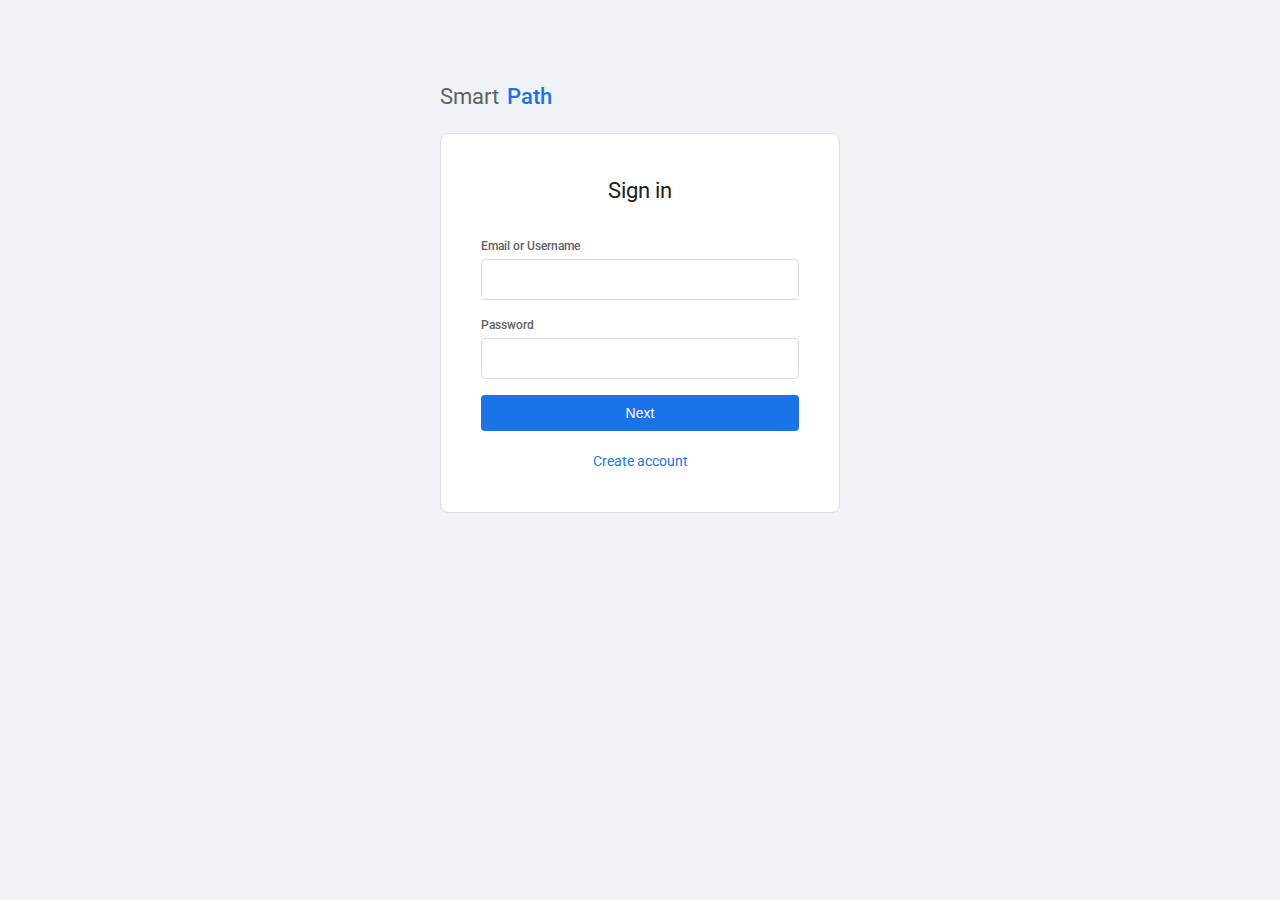
<file: frontend/generate.html>
<!DOCTYPE html>
<html lang="en">
<head>
    <meta charset="UTF-8">
    <meta name="viewport" content="width=device-width, initial-scale=1.0">
    <title>Create Roadmap - SmartPath</title>
    <link rel="stylesheet" href="style.css">
</head>
<body>

    <header>
        <a href="index.html" class="logo">
            <span class="material-icons" style="color: var(--google-blue);">explore</span>
            Smart<span>Path</span>
        </a>
        <nav>
            <a href="index.html"><span class="material-icons">dashboard</span> My Roadmaps</a>
            <a href="generate.html" class="active"><span class="material-icons">add_circle_outline</span> Create New</a>
            <a href="profile.html"><span class="material-icons">person</span> Profile</a>
            <a href="#" onclick="logout()"><span class="material-icons">logout</span> Logout</a>
        </nav>
    </header>

    <div class="container">
        <div class="card">
            <h1>Design Your Career Path</h1>
            <p style="color: var(--text-secondary); margin-bottom: 24px;">
                Tell our AI about your goals, and we'll build a custom curriculum for you.
            </p>

            <form onsubmit="handleGenerate(event)">
                <div class="form-group">
                    <label>Target Role</label>
                    <input type="text" name="role" placeholder="e.g. Senior Python Backend Developer" required>
                </div>

                <div class="form-group">
                    <label>Current Tech Stack (Optional)</label>
                    <textarea name="current_stack" rows="3" placeholder="e.g. Python (Basic), SQL, Git"></textarea>
                </div>

                <div class="form-group">
                    <label>Specific Goal</label>
                    <input type="text" name="goal" placeholder="e.g. Get a job at a Fintech company" required>
                </div>

                <div style="display: flex; gap: 20px;">
                    <div class="form-group" style="flex: 1;">
                        <label>Hours per Week</label>
                        <input type="number" name="hours" value="10" min="1" max="100">
                    </div>
                    <div class="form-group" style="flex: 1;">
                        <label>Learning Style</label>
                        <select name="style">
                            <option value="Mixed">Mixed (Videos + Reading)</option>
                            <option value="Video-based">Video Heavy</option>
                            <option value="Text-based">Documentation / Books</option>
                            <option value="Project-based">Project Heavy</option>
                        </select>
                    </div>
                </div>

                <div class="form-group">
                    <label>Focus Area</label>
                    <select name="focus">
                        <option value="job-ready">Job Ready (Practical)</option>
                        <option value="foundations">Computer Science Foundations</option>
                        <option value="cutting-edge">Cutting Edge Tech</option>
                    </select>
                </div>

                <div style="margin-top: 24px; text-align: right;">
                    <button type="submit" class="btn">
                        <span class="material-icons">auto_awesome</span> Generate Roadmap
                    </button>
                </div>
            </form>
        </div>
    </div>

    <script src="script.js"></script>
    <script>
        checkAuth();
    </script>
</body>
</html>
</file>
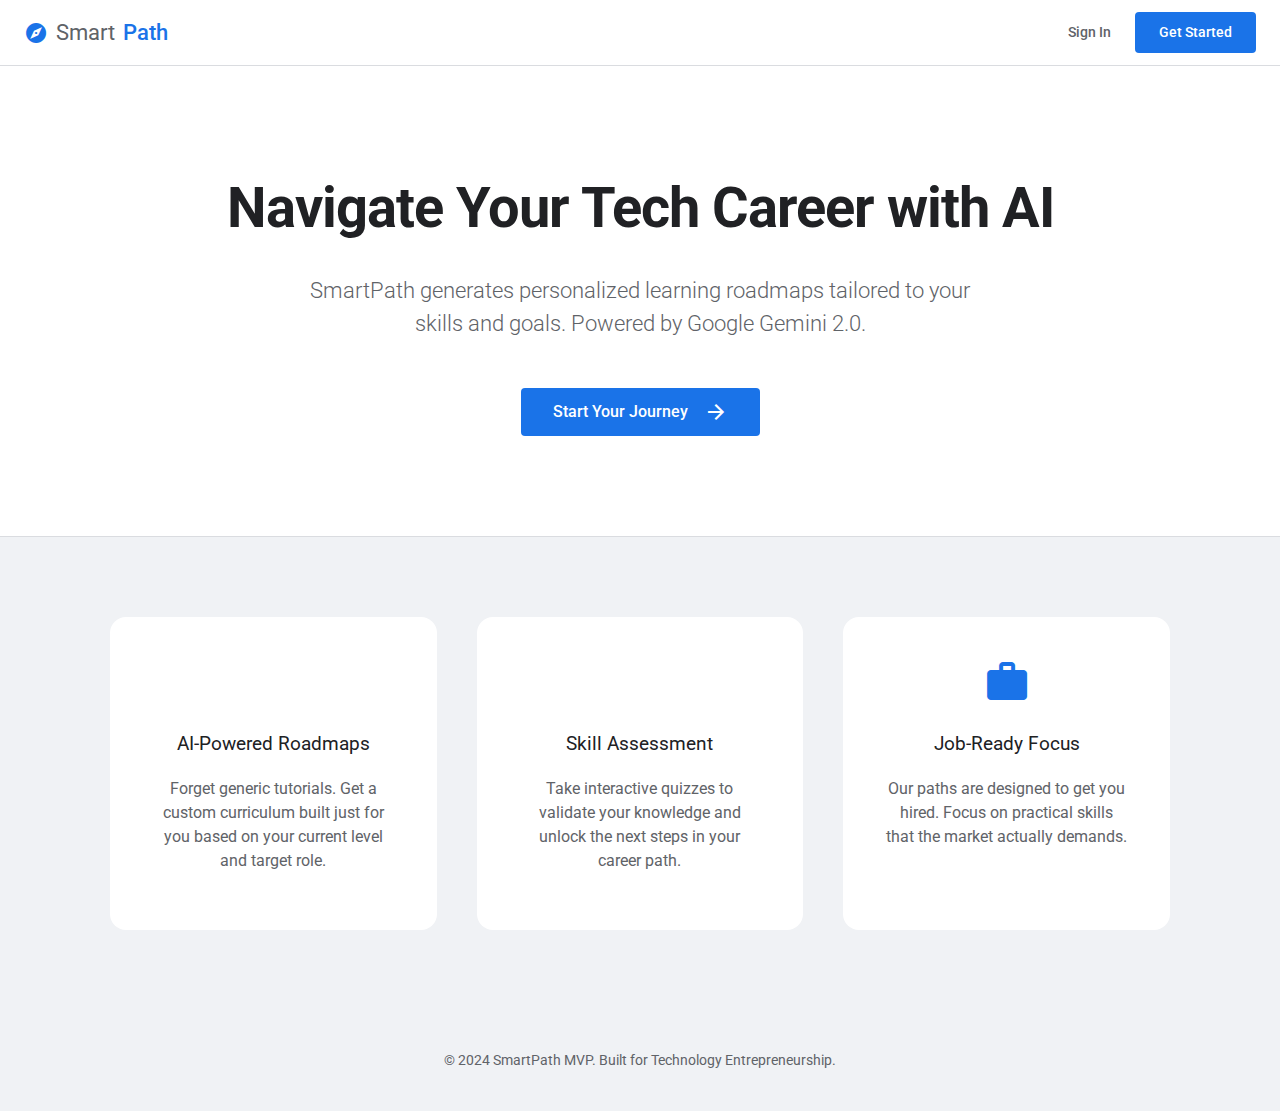
<file: frontend/landing.html>
<!DOCTYPE html>
<html lang="en">
<head>
    <meta charset="UTF-8">
    <meta name="viewport" content="width=device-width, initial-scale=1.0">
    <title>SmartPath - AI Career Navigator</title>
    <link rel="stylesheet" href="style.css">
</head>
<body>

    <header>
        <a href="landing.html" class="logo">
            <span class="material-icons" style="color: var(--google-blue);">explore</span>
            Smart<span>Path</span>
        </a>
        <nav>
            <a href="login.html">Sign In</a>
            <a href="login.html" class="btn btn-sm" style="color: white; margin-left: 20px;">Get Started</a>
        </nav>
    </header>

    <!-- Hero Section -->
    <div class="hero-section">
        <h1 class="hero-title">Navigate Your Tech Career with AI</h1>
        <p class="hero-subtitle">
            SmartPath generates personalized learning roadmaps tailored to your skills and goals.
            Powered by Google Gemini 2.0.
        </p>
        <a href="login.html" class="btn btn-large">
            Start Your Journey <span class="material-icons" style="margin-left: 8px;">arrow_forward</span>
        </a>
    </div>

    <!-- Features Section -->
    <div class="features-section">
        <div class="features-grid">
            <div class="feature-card">
                <div class="feature-icon material-icons">psychology</div>
                <h3>AI-Powered Roadmaps</h3>
                <p style="color: var(--text-secondary);">
                    Forget generic tutorials. Get a custom curriculum built just for you based on your current level and target role.
                </p>
            </div>
            <div class="feature-card">
                <div class="feature-icon material-icons">quiz</div>
                <h3>Skill Assessment</h3>
                <p style="color: var(--text-secondary);">
                    Take interactive quizzes to validate your knowledge and unlock the next steps in your career path.
                </p>
            </div>
            <div class="feature-card">
                <div class="feature-icon material-icons">work</div>
                <h3>Job-Ready Focus</h3>
                <p style="color: var(--text-secondary);">
                    Our paths are designed to get you hired. Focus on practical skills that the market actually demands.
                </p>
            </div>
        </div>
    </div>

    <footer style="text-align: center; padding: 40px; color: var(--text-secondary); font-size: 14px;">
        &copy; 2024 SmartPath MVP. Built for Technology Entrepreneurship.
    </footer>

</body>
</html>
</file>
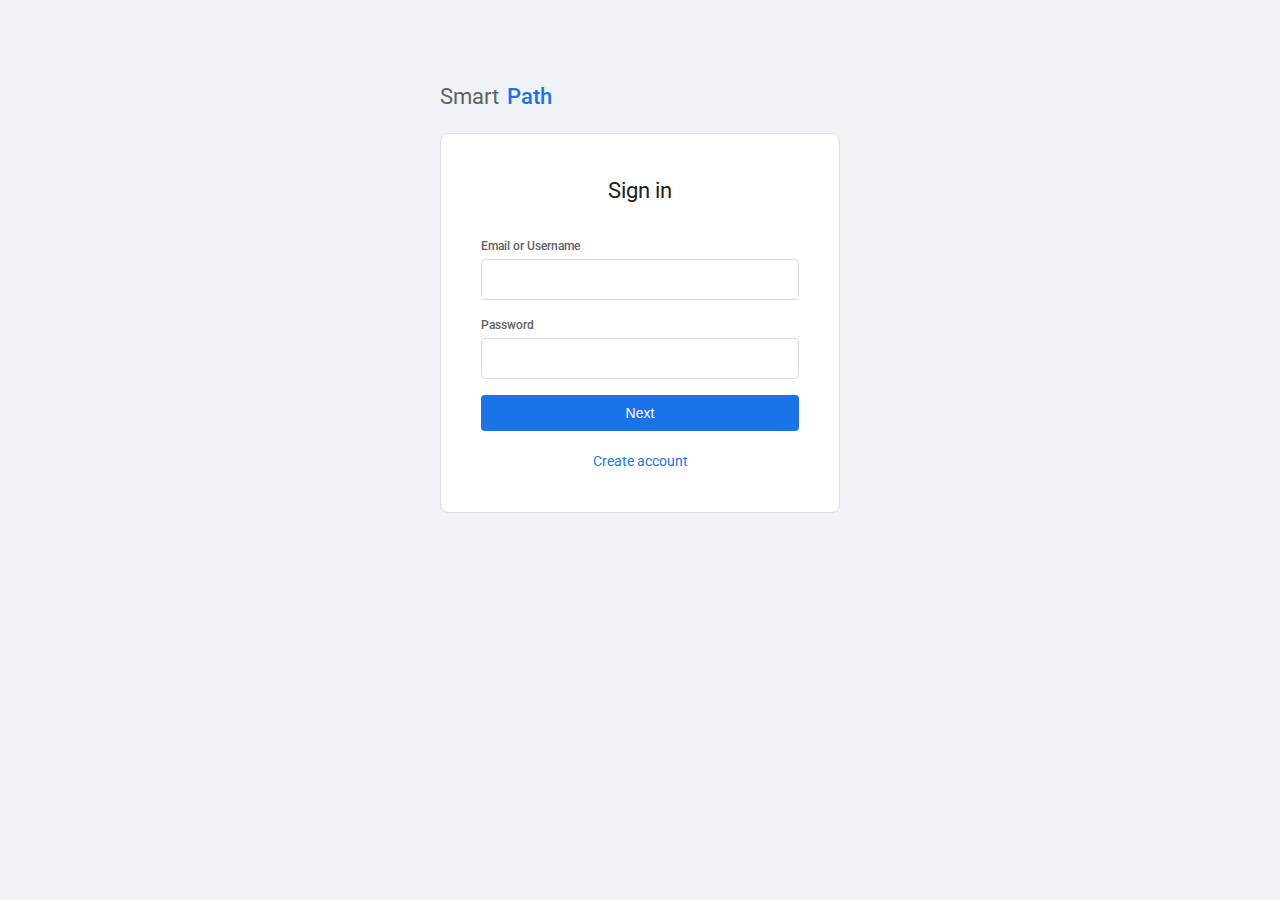
<file: frontend/login.html>
<!DOCTYPE html>
<html lang="en">
<head>
    <meta charset="UTF-8">
    <meta name="viewport" content="width=device-width, initial-scale=1.0">
    <title>Login - SmartPath</title>
    <link rel="stylesheet" href="style.css">
</head>
<body>

    <div class="auth-container">
        <div class="logo" style="margin-bottom: 20px;">
            Smart<span>Path</span>
        </div>

        <!-- Login Form -->
        <div id="login-form" class="auth-card">
            <h2 style="text-align: center; margin-bottom: 30px;">Sign in</h2>
            <form onsubmit="handleLogin(event)">
                <div class="form-group">
                    <label>Email or Username</label>
                    <input type="text" name="username" required>
                </div>
                <div class="form-group">
                    <label>Password</label>
                    <input type="password" name="password" required>
                </div>
                <button type="submit" class="btn" style="width: 100%;">Next</button>
            </form>
            <div style="margin-top: 20px; text-align: center; font-size: 14px;">
                <a href="#" onclick="toggleAuthMode()" style="color: var(--google-blue); text-decoration: none;">Create account</a>
            </div>
        </div>

        <!-- Register Form (Hidden by default) -->
        <div id="register-form" class="auth-card" style="display: none;">
            <h2 style="text-align: center; margin-bottom: 30px;">Create Account</h2>
            <form onsubmit="handleRegister(event)">
                <div class="form-group">
                    <label>Email</label>
                    <input type="email" id="reg-email" required>
                </div>
                <div class="form-group">
                    <label>Password</label>
                    <input type="password" id="reg-password" required>
                </div>
                <button type="submit" class="btn" style="width: 100%;">Register</button>
            </form>
            <div style="margin-top: 20px; text-align: center; font-size: 14px;">
                <a href="#" onclick="toggleAuthMode()" style="color: var(--google-blue); text-decoration: none;">Already have an account? Sign in</a>
            </div>
        </div>

    </div>

    <script src="script.js"></script>
    <script>
        function toggleAuthMode() {
            const login = document.getElementById('login-form');
            const reg = document.getElementById('register-form');
            if (login.style.display === 'none') {
                login.style.display = 'block';
                reg.style.display = 'none';
            } else {
                login.style.display = 'none';
                reg.style.display = 'block';
            }
        }
    </script>
</body>
</html>
</file>
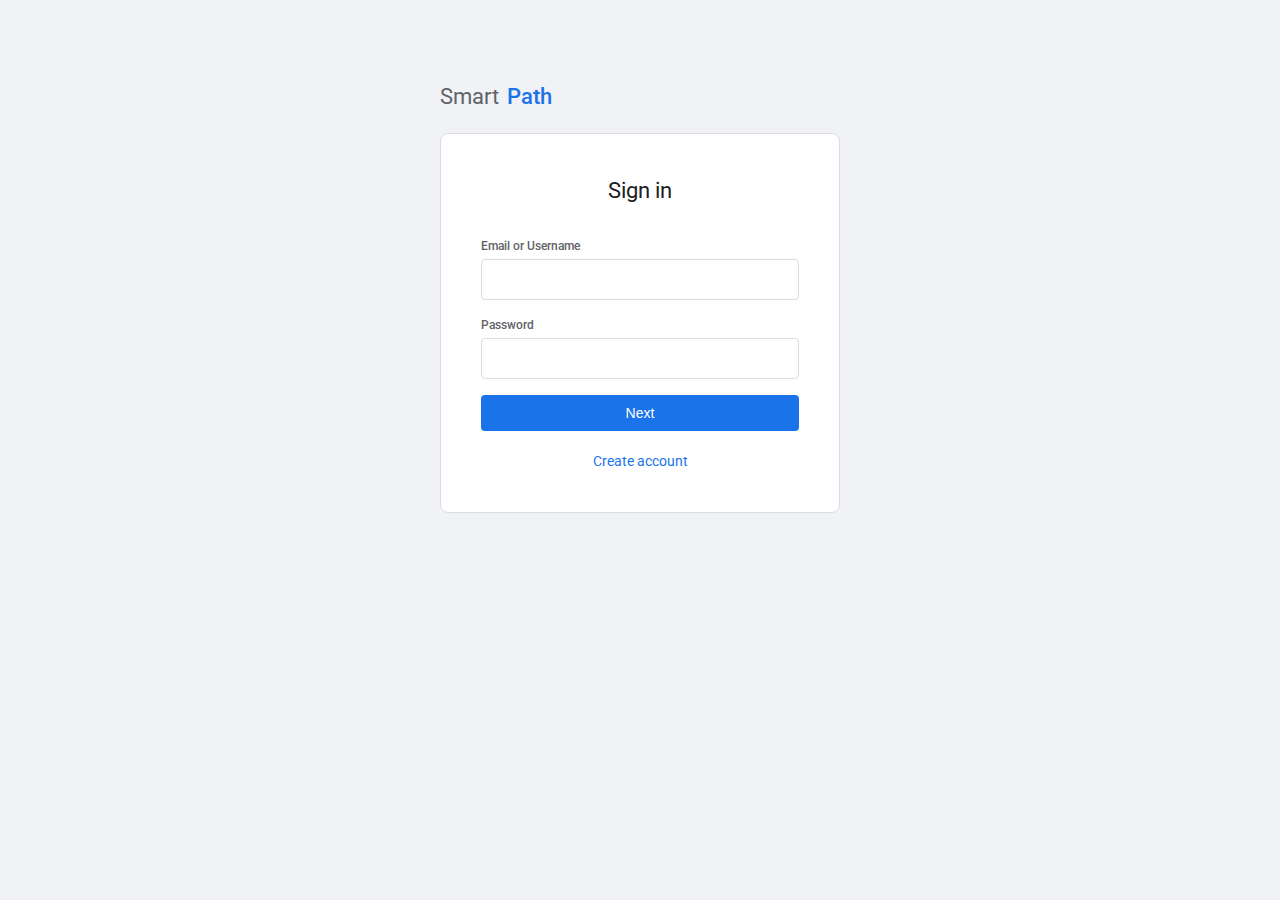
<file: frontend/profile.html>
<!DOCTYPE html>
<html lang="en">
<head>
    <meta charset="UTF-8">
    <meta name="viewport" content="width=device-width, initial-scale=1.0">
    <title>My Profile - SmartPath</title>
    <link rel="stylesheet" href="style.css">
    <style>
        .profile-header {
            background: white;
            padding: 40px;
            border-radius: 8px;
            border: 1px solid var(--border-color);
            display: flex;
            align-items: center;
            gap: 30px;
            margin-bottom: 30px;
        }

        .avatar-circle {
            width: 100px;
            height: 100px;
            border-radius: 50%;
            background: var(--google-blue);
            color: white;
            font-size: 40px;
            display: flex;
            align-items: center;
            justify-content: center;
            font-weight: bold;
        }

        .stats-grid {
            display: grid;
            grid-template-columns: repeat(auto-fit, minmax(200px, 1fr));
            gap: 20px;
            margin-bottom: 30px;
        }

        .stat-card {
            background: white;
            padding: 24px;
            border-radius: 8px;
            border: 1px solid var(--border-color);
            text-align: center;
        }

        .stat-value {
            font-size: 32px;
            font-weight: 700;
            color: var(--google-blue);
            margin-bottom: 8px;
        }

        .stat-label {
            color: var(--text-secondary);
            font-size: 14px;
            text-transform: uppercase;
            letter-spacing: 0.5px;
        }

        .badges-grid {
            display: grid;
            grid-template-columns: repeat(auto-fill, minmax(120px, 1fr));
            gap: 20px;
        }

        .badge-item {
            background: white;
            border: 1px solid var(--border-color);
            border-radius: 8px;
            padding: 20px;
            text-align: center;
            transition: transform 0.2s;
        }

        .badge-item:hover {
            transform: translateY(-5px);
            box-shadow: 0 4px 8px rgba(0,0,0,0.1);
        }

        .badge-icon {
            font-size: 40px;
            color: #fbbc04; /* Google Yellow */
            margin-bottom: 10px;
        }
    </style>
</head>
<body>

    <header>
        <a href="index.html" class="logo">
            <span class="material-icons" style="color: var(--google-blue);">explore</span>
            Smart<span>Path</span>
        </a>
        <nav>
            <a href="index.html"><span class="material-icons">dashboard</span> My Roadmaps</a>
            <a href="generate.html"><span class="material-icons">add_circle_outline</span> Create New</a>
            <a href="profile.html" class="active"><span class="material-icons">person</span> Profile</a>
            <a href="#" onclick="logout()"><span class="material-icons">logout</span> Logout</a>
        </nav>
    </header>

    <div class="container">

        <!-- Profile Header -->
        <div class="profile-header">
            <div class="avatar-circle" id="p-avatar">U</div>
            <div>
                <h1 id="p-username" style="margin-bottom: 8px;">Loading...</h1>
                <p id="p-email" style="color: var(--text-secondary);">...</p>
                <div style="margin-top: 10px;">
                    <span class="status-badge" style="background: #e8f0fe; color: #1967d2; font-size: 12px; padding: 4px 8px;">
                        Level <span id="p-level">1</span>
                    </span>
                </div>
            </div>
        </div>

        <!-- Stats -->
        <h2 style="margin-bottom: 20px;">Statistics</h2>
        <div class="stats-grid">
            <div class="stat-card">
                <div class="stat-value" id="s-xp">0</div>
                <div class="stat-label">Total XP</div>
            </div>
            <div class="stat-card">
                <div class="stat-value" id="s-completed">0</div>
                <div class="stat-label">Modules Completed</div>
            </div>
            <div class="stat-card">
                <div class="stat-value" id="s-started">0</div>
                <div class="stat-label">Active Courses</div>
            </div>
        </div>

        <!-- Badges -->
        <h2 style="margin-bottom: 20px;">Achievements</h2>
        <div id="badges-list" class="badges-grid">
            <!-- Loaded via JS -->
            <p>Loading badges...</p>
        </div>

    </div>

    <script src="script.js"></script>
    <script>
        checkAuth();
        loadProfile();

        async function loadProfile() {
            showLoading('Loading profile...');
            try {
                const user = await apiRequest('/auth/me');

                // Header
                document.getElementById('p-username').innerText = user.username;
                document.getElementById('p-email').innerText = user.email;
                document.getElementById('p-avatar').innerText = user.username.charAt(0).toUpperCase();
                document.getElementById('p-level').innerText = user.level;

                // Stats
                document.getElementById('s-xp').innerText = user.xp;
                document.getElementById('s-completed').innerText = user.completed_modules;
                document.getElementById('s-started').innerText = user.total_modules_started;

                // Badges
                const badgesContainer = document.getElementById('badges-list');
                badgesContainer.innerHTML = '';

                if (user.badges && user.badges.length > 0) {
                    user.badges.forEach(b => {
                        const el = document.createElement('div');
                        el.className = 'badge-item';
                        el.innerHTML = `
                            <div class="badge-icon material-icons">${b.icon}</div>
                            <div style="font-weight: 500; margin-bottom: 4px;">${b.name}</div>
                            <div style="font-size: 12px; color: var(--text-secondary);">${b.description}</div>
                        `;
                        badgesContainer.appendChild(el);
                    });
                } else {
                    badgesContainer.innerHTML = '<p>No badges yet. Start learning!</p>';
                }

            } catch (e) {
                console.error(e);
            } finally {
                hideLoading();
            }
        }
    </script>
</body>
</html>
</file>
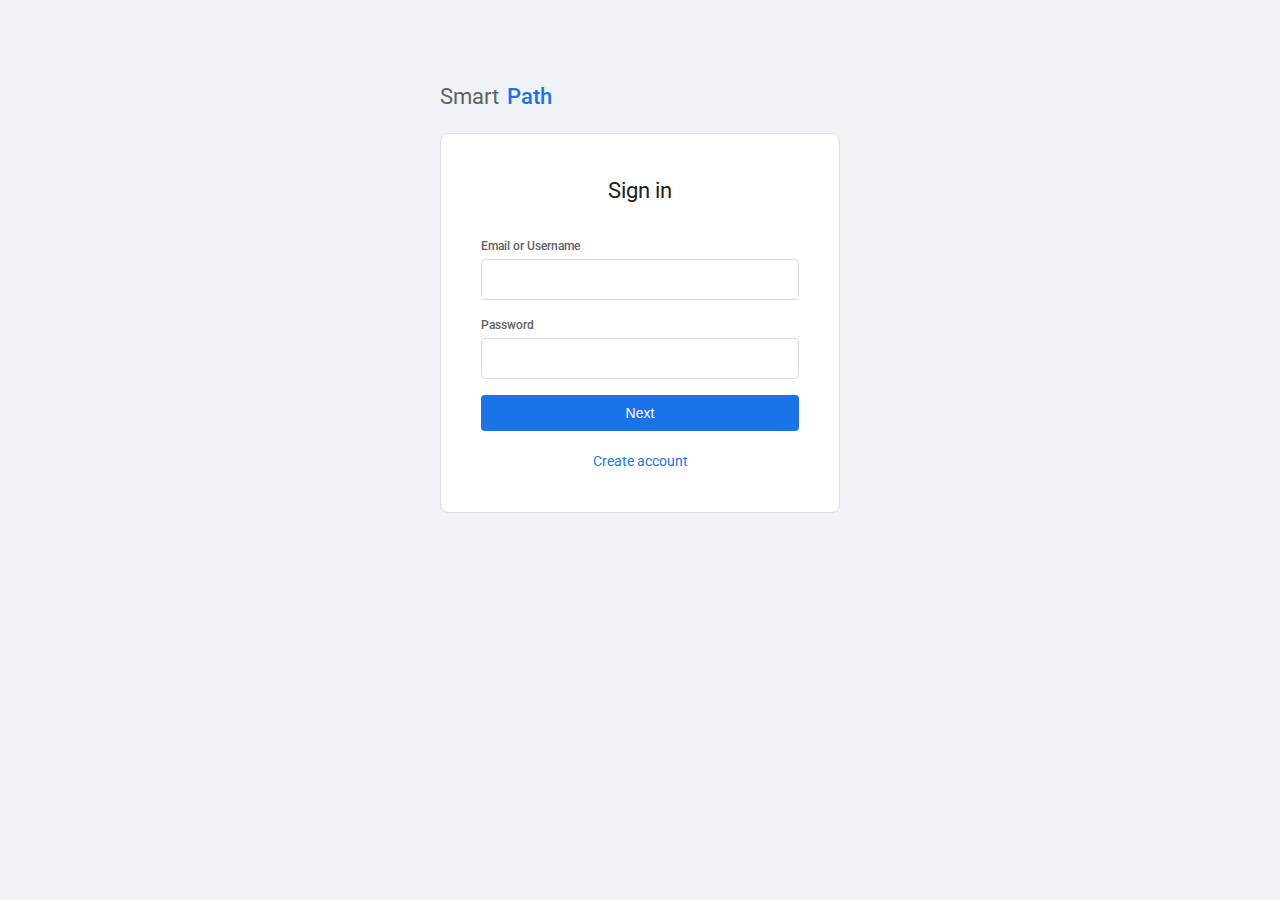
<file: frontend/roadmap.html>
<!DOCTYPE html>
<html lang="en">
<head>
    <meta charset="UTF-8">
    <meta name="viewport" content="width=device-width, initial-scale=1.0">
    <title>Roadmap Details - SmartPath</title>
    <link rel="stylesheet" href="style.css">
</head>
<body>

    <header>
        <a href="index.html" class="logo">
            <span class="material-icons" style="color: var(--google-blue);">explore</span>
            Smart<span>Path</span>
        </a>
        <nav>
            <a href="index.html"><span class="material-icons">dashboard</span> My Roadmaps</a>
            <a href="generate.html"><span class="material-icons">add_circle_outline</span> Create New</a>
            <a href="profile.html"><span class="material-icons">person</span> Profile</a>
            <a href="#" onclick="logout()"><span class="material-icons">logout</span> Logout</a>
        </nav>
    </header>

    <div class="container">
        <div class="roadmap-header" style="margin-bottom: 30px;">
            <h1 id="r-title">Loading...</h1>
            <p id="r-desc" style="color: var(--text-secondary); max-width: 700px;"></p>
        </div>

        <ul id="node-list" class="node-list">
            <!-- Nodes loaded via JS -->
        </ul>
    </div>

    <!-- Quiz Modal -->
    <div id="quiz-modal" class="modal">
        <div class="modal-content">
            <div style="display: flex; justify-content: space-between; align-items: center; margin-bottom: 20px;">
                <h2>Module Quiz</h2>
                <span onclick="closeQuiz()" style="cursor: pointer; font-size: 24px;">&times;</span>
            </div>
            <div id="quiz-content">
                <!-- Questions go here -->
            </div>
        </div>
    </div>

    <!-- Learn Modal -->
    <div id="learn-modal" class="modal">
        <div class="modal-content">
            <div style="display: flex; justify-content: space-between; align-items: center; margin-bottom: 20px;">
                <h2 id="learn-title">Module Content</h2>
                <span onclick="closeLearn()" style="cursor: pointer; font-size: 24px;">&times;</span>
            </div>
            <div id="learn-content">
                <!-- Content goes here -->
            </div>
        </div>
    </div>

    <!-- Chat Widget -->
    <div class="chat-fab" onclick="toggleChat()">
        <span class="material-icons" style="font-size: 28px;">smart_toy</span>
    </div>

    <div class="chat-window" id="chat-window">
        <div class="chat-header">
            <div style="font-weight: 500;">AI Mentor</div>
            <span class="material-icons" style="cursor: pointer; font-size: 20px;" onclick="toggleChat()">close</span>
        </div>
        <div class="chat-messages" id="chat-messages">
            <div class="message ai">
                Hello! I'm your AI Mentor. I can help you with your current roadmap. Ask me anything!
            </div>
        </div>
        <div class="chat-input-area">
            <input type="text" id="chat-input" placeholder="Ask a question..." onkeypress="handleChatKey(event)">
            <button onclick="sendChatMessage()">
                <span class="material-icons">send</span>
            </button>
        </div>
    </div>

    <script src="script.js"></script>
    <script>
        checkAuth();
        loadRoadmapDetail();
    </script>
</body>
</html>
</file>
<file: frontend/style.css>
/* Google Classic Style - Clean & Minimal */
@import url('https://fonts.googleapis.com/css2?family=Roboto:wght@300;400;500;700&display=swap');
/* Import Material Icons */
@import url('https://fonts.googleapis.com/icon?family=Material+Icons');

:root {
    --google-blue: #1a73e8;
    --google-blue-hover: #1765cc;
    --google-gray-bg: #f0f2f5;
    --text-color: #202124;
    --text-secondary: #5f6368;
    --border-color: #dadce0;
    --white: #ffffff;
    --shadow: 0 1px 2px 0 rgba(60,64,67,0.3), 0 1px 3px 1px rgba(60,64,67,0.15);
}

* {
    box-sizing: border-box;
}

body {
    font-family: 'Roboto', sans-serif;
    background-color: var(--google-gray-bg);
    color: var(--text-color);
    margin: 0;
    padding: 0;
    line-height: 1.5;
}

/* Header */
header {
    background-color: var(--white);
    border-bottom: 1px solid var(--border-color);
    padding: 12px 24px;
    display: flex;
    justify-content: space-between;
    align-items: center;
    position: sticky;
    top: 0;
    z-index: 100;
}

.logo {
    font-size: 22px;
    color: var(--text-secondary);
    text-decoration: none;
    font-weight: 400;
    display: flex;
    align-items: center;
    gap: 8px;
}

.logo span {
    color: var(--google-blue);
    font-weight: 500;
}

nav a {
    text-decoration: none;
    color: var(--text-secondary);
    margin-left: 20px;
    font-size: 14px;
    font-weight: 500;
    display: inline-flex;
    align-items: center;
    gap: 5px;
}

nav a:hover {
    color: var(--text-color);
}

nav a.active {
    color: var(--google-blue);
}

/* Layout */
.container {
    max-width: 900px;
    margin: 40px auto;
    padding: 0 20px;
}

.card {
    background: var(--white);
    border-radius: 8px;
    border: 1px solid var(--border-color);
    padding: 24px;
    margin-bottom: 20px;
    transition: box-shadow 0.2s;
}

.card:hover {
    box-shadow: 0 1px 3px rgba(0,0,0,0.12);
}

h1, h2, h3 {
    margin-top: 0;
    font-weight: 400;
}

h1 { font-size: 28px; margin-bottom: 24px; }
h2 { font-size: 22px; }

/* Forms */
.form-group {
    margin-bottom: 16px;
}

label {
    display: block;
    font-size: 12px;
    color: var(--text-secondary);
    margin-bottom: 4px;
    font-weight: 500;
}

input, select, textarea {
    width: 100%;
    padding: 10px 12px;
    border: 1px solid var(--border-color);
    border-radius: 4px;
    font-size: 16px;
    font-family: 'Roboto', sans-serif;
    transition: border 0.2s;
}

input:focus, select:focus, textarea:focus {
    outline: none;
    border-color: var(--google-blue);
    border-width: 2px;
    padding: 9px 11px; /* Compensate for border width */
}

/* Buttons */
.btn {
    display: inline-flex;
    align-items: center;
    justify-content: center;
    gap: 8px;
    background-color: var(--google-blue);
    color: var(--white);
    padding: 10px 24px;
    border-radius: 4px;
    text-decoration: none;
    font-weight: 500;
    font-size: 14px;
    border: none;
    cursor: pointer;
    transition: background-color 0.2s;
}

.btn:hover {
    background-color: var(--google-blue-hover);
    box-shadow: 0 1px 2px rgba(60,64,67,0.3);
}

.btn-secondary {
    background-color: transparent;
    color: var(--google-blue);
}

.btn-secondary:hover {
    background-color: rgba(26, 115, 232, 0.04);
    box-shadow: none;
}

.btn-large {
    padding: 12px 32px;
    font-size: 16px;
}

/* Auth Page Specific */
.auth-container {
    max-width: 400px;
    margin: 80px auto;
    text-align: center;
}

.auth-card {
    text-align: left;
    padding: 40px;
    border: 1px solid var(--border-color);
    border-radius: 8px;
    background: white;
}

/* Roadmap List */
.roadmap-grid {
    display: grid;
    grid-template-columns: repeat(auto-fill, minmax(280px, 1fr));
    gap: 20px;
}

.roadmap-item {
    display: flex;
    flex-direction: column;
    height: 100%;
}

.roadmap-item .actions {
    margin-top: auto;
    padding-top: 16px;
    display: flex;
    justify-content: flex-end;
}

/* Roadmap Tree / Nodes */
.node-list {
    list-style: none;
    padding: 0;
    position: relative;
}

/* Vertical Line */
.node-list::before {
    content: '';
    position: absolute;
    top: 0;
    bottom: 0;
    left: 24px; /* Center of the circle */
    width: 2px;
    background: var(--border-color);
    z-index: 0;
}

.node-item {
    padding-left: 60px; /* Space for the line/circle */
    margin-bottom: 30px;
    position: relative;
}

/* The Circle */
.node-item::after {
    content: '';
    position: absolute;
    left: 15px; /* (60px padding / 2) - (20px width / 2) approx */
    top: 20px;
    width: 20px;
    height: 20px;
    border-radius: 50%;
    background: white;
    border: 4px solid var(--border-color);
    z-index: 1;
}

.node-item.status-completed::after { border-color: #0f9d58; background: #0f9d58; }
.node-item.status-available::after { border-color: var(--google-blue); background: white; }
.node-item.status-locked::after { border-color: var(--border-color); background: #f1f3f4; }

.node-card {
    background: white;
    padding: 20px;
    border: 1px solid var(--border-color);
    border-radius: 8px;
    position: relative;
    transition: transform 0.2s;
}

.node-card:hover {
    transform: translateY(-2px);
    box-shadow: 0 4px 8px rgba(0,0,0,0.05);
}

.status-badge {
    display: inline-block;
    font-size: 11px;
    text-transform: uppercase;
    padding: 2px 6px;
    border-radius: 4px;
    font-weight: bold;
    margin-bottom: 8px;
}

.status-completed .status-badge { background: #e6f4ea; color: #137333; }
.status-available .status-badge { background: #e8f0fe; color: #1967d2; }
.status-locked .status-badge { background: #f1f3f4; color: #5f6368; }

/* Quiz Modal */
.modal {
    display: none;
    position: fixed;
    z-index: 1000;
    left: 0;
    top: 0;
    width: 100%;
    height: 100%;
    background-color: rgba(0,0,0,0.4);
    backdrop-filter: blur(2px);
    overflow-y: auto; /* Allow scrolling of the modal overlay */
}

.modal-content {
    background-color: #fefefe;
    margin: 5% auto;
    padding: 32px;
    border: 0;
    width: 90%;
    max-width: 600px;
    border-radius: 12px;
    box-shadow: 0 10px 25px rgba(0,0,0,0.2);
    /* Ensure content doesn't overflow weirdly */
    position: relative;
    margin-bottom: 50px; /* Add some space at bottom for scrolling */
}

.option-btn {
    display: block;
    width: 100%;
    text-align: left;
    margin-bottom: 8px;
    background: white;
    border: 1px solid var(--border-color);
    color: var(--text-color);
    padding: 14px;
}

.option-btn:hover {
    background: #f8f9fa;
    border-color: #bdc1c6;
}

.option-btn.selected {
    border-color: var(--google-blue);
    background: #e8f0fe;
    color: var(--google-blue);
    font-weight: 500;
}

/* Landing Page Specific */
.hero-section {
    text-align: center;
    padding: 100px 20px;
    background: white;
    border-bottom: 1px solid var(--border-color);
}

.hero-title {
    font-size: 56px;
    font-weight: 700;
    margin-bottom: 24px;
    color: var(--text-color);
    letter-spacing: -1px;
}

.hero-subtitle {
    font-size: 22px;
    color: var(--text-secondary);
    max-width: 700px;
    margin: 0 auto 48px;
    font-weight: 300;
}

.features-section {
    padding: 80px 20px;
    max-width: 1100px;
    margin: 0 auto;
}

.features-grid {
    display: grid;
    grid-template-columns: repeat(auto-fit, minmax(300px, 1fr));
    gap: 40px;
}

.feature-card {
    background: white;
    padding: 40px;
    border-radius: 16px;
    border: 1px solid transparent;
    text-align: center;
    transition: transform 0.3s, box-shadow 0.3s;
}

.feature-card:hover {
    transform: translateY(-5px);
    box-shadow: 0 10px 30px rgba(0,0,0,0.08);
    border-color: var(--border-color);
}

.feature-icon {
    font-size: 48px;
    margin-bottom: 24px;
    display: inline-block;
    color: var(--google-blue);
}

/* Toast Notification */
#toast-container {
    position: fixed;
    bottom: 24px;
    left: 24px;
    z-index: 2000;
}

.toast {
    background-color: #323232;
    color: white;
    padding: 14px 24px;
    border-radius: 4px;
    margin-top: 10px;
    box-shadow: 0 3px 5px -1px rgba(0,0,0,.2), 0 6px 10px 0 rgba(0,0,0,.14), 0 1px 18px 0 rgba(0,0,0,.12);
    font-size: 14px;
    display: flex;
    align-items: center;
    justify-content: space-between;
    min-width: 288px;
    animation: slideIn 0.3s ease-out;
}

@keyframes slideIn {
    from { transform: translateY(100%); opacity: 0; }
    to { transform: translateY(0); opacity: 1; }
}

/* Loading Overlay */
.loading-overlay {
    position: fixed;
    top: 0; left: 0; width: 100%; height: 100%;
    background: rgba(255,255,255,0.8);
    z-index: 3000;
    display: none;
    justify-content: center;
    align-items: center;
    flex-direction: column;
}

.spinner {
    border: 4px solid #f3f3f3;
    border-top: 4px solid var(--google-blue);
    border-radius: 50%;
    width: 40px;
    height: 40px;
    animation: spin 1s linear infinite;
    margin-bottom: 16px;
}

@keyframes spin {
    0% { transform: rotate(0deg); }
    100% { transform: rotate(360deg); }
}

/* --- Chat Widget --- */
.chat-fab {
    position: fixed;
    bottom: 30px;
    right: 30px;
    width: 60px;
    height: 60px;
    background-color: var(--google-blue);
    color: white;
    border-radius: 50%;
    display: flex;
    align-items: center;
    justify-content: center;
    box-shadow: 0 4px 12px rgba(0,0,0,0.2);
    cursor: pointer;
    z-index: 1500;
    transition: transform 0.2s;
}

.chat-fab:hover {
    transform: scale(1.1);
}

.chat-window {
    position: fixed;
    bottom: 100px;
    right: 30px;
    width: 350px;
    height: 500px;
    background: white;
    border-radius: 12px;
    box-shadow: 0 8px 24px rgba(0,0,0,0.15);
    z-index: 1500;
    display: none; /* Hidden by default */
    flex-direction: column;
    border: 1px solid var(--border-color);
    overflow: hidden;
}

.chat-header {
    background: var(--google-blue);
    color: white;
    padding: 16px;
    display: flex;
    justify-content: space-between;
    align-items: center;
}

.chat-messages {
    flex: 1;
    padding: 16px;
    overflow-y: auto;
    background: #f8f9fa;
    display: flex;
    flex-direction: column;
    gap: 12px;
}

.message {
    max-width: 80%;
    padding: 10px 14px;
    border-radius: 12px;
    font-size: 14px;
    line-height: 1.4;
}

.message.user {
    align-self: flex-end;
    background: var(--google-blue);
    color: white;
    border-bottom-right-radius: 2px;
}

.message.ai {
    align-self: flex-start;
    background: white;
    border: 1px solid var(--border-color);
    color: var(--text-color);
    border-bottom-left-radius: 2px;
}

.chat-input-area {
    padding: 12px;
    border-top: 1px solid var(--border-color);
    background: white;
    display: flex;
    gap: 8px;
}

.chat-input-area input {
    flex: 1;
    border: 1px solid var(--border-color);
    border-radius: 20px;
    padding: 8px 16px;
    font-size: 14px;
}

.chat-input-area button {
    background: transparent;
    border: none;
    color: var(--google-blue);
    cursor: pointer;
}
</file>
